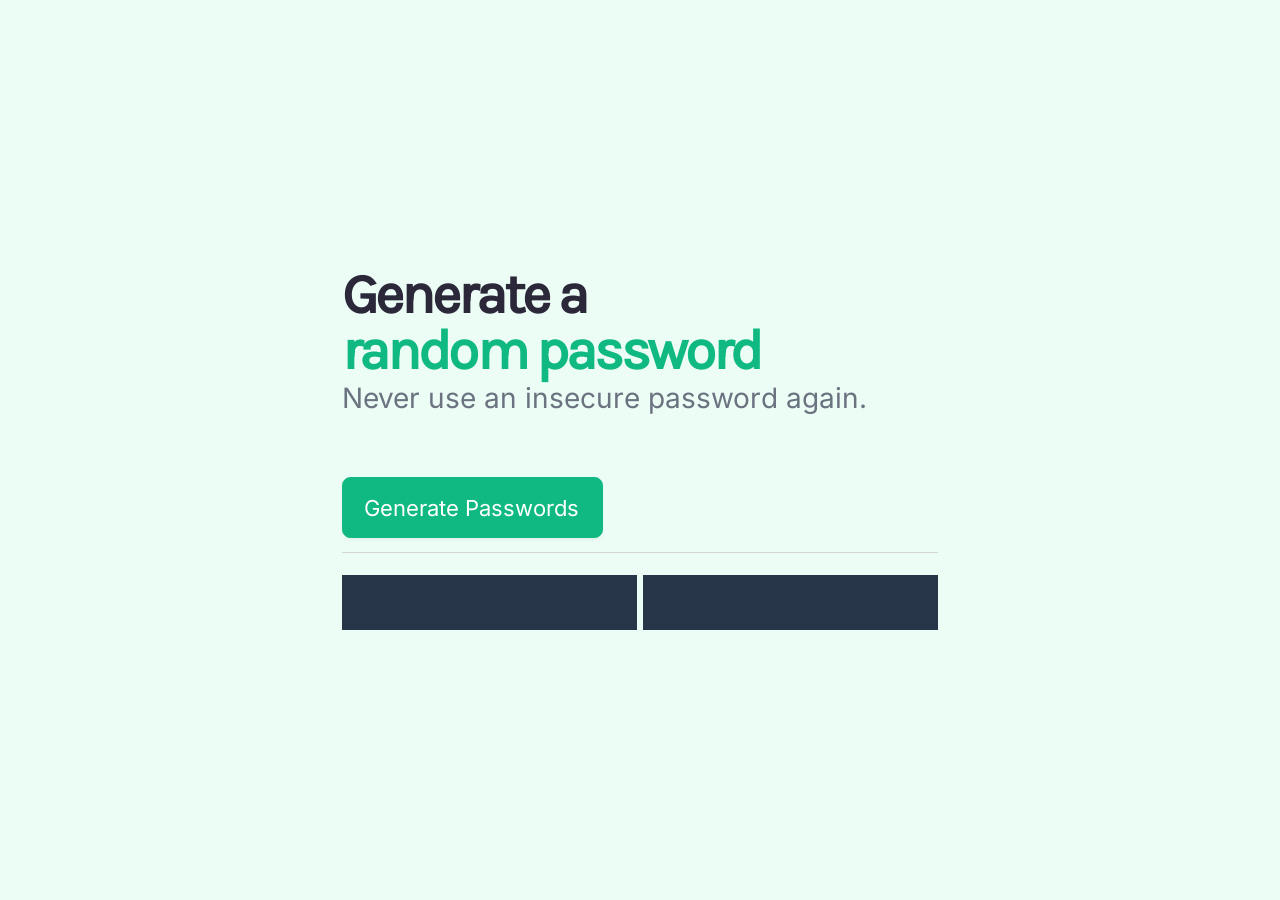
<file: index.html>
<!DOCTYPE html>
<html lang="en">
<head>
    <meta charset="UTF-8">
    <link rel="stylesheet" href="style.css">
    <meta name="viewport" content="width=device-width, initial-scale=1.0">
    <title>Document</title>
</head>
<body>
    <div class="container">
        <div class="text">
            <h1>Generate a <div class="green-h1">random password</div></h1>
            <p>Never use an insecure password again.</p>
        </div>
        <div class="generate-pass">
            <button id="generate-btn" class="generate" onclick="generatePassword()">Generate Passwords</button>
        </div>
        <div class="passwords">
            <button id="btn-pass-1" class="password" onclick="copyPassword(password1)"></button>
            <button id="btn-pass-2" class="password" onclick="copyPassword(password2)"></button>
        </div>
    </div>
    <script src="index.js"></script>
</body>
</html>
</file>
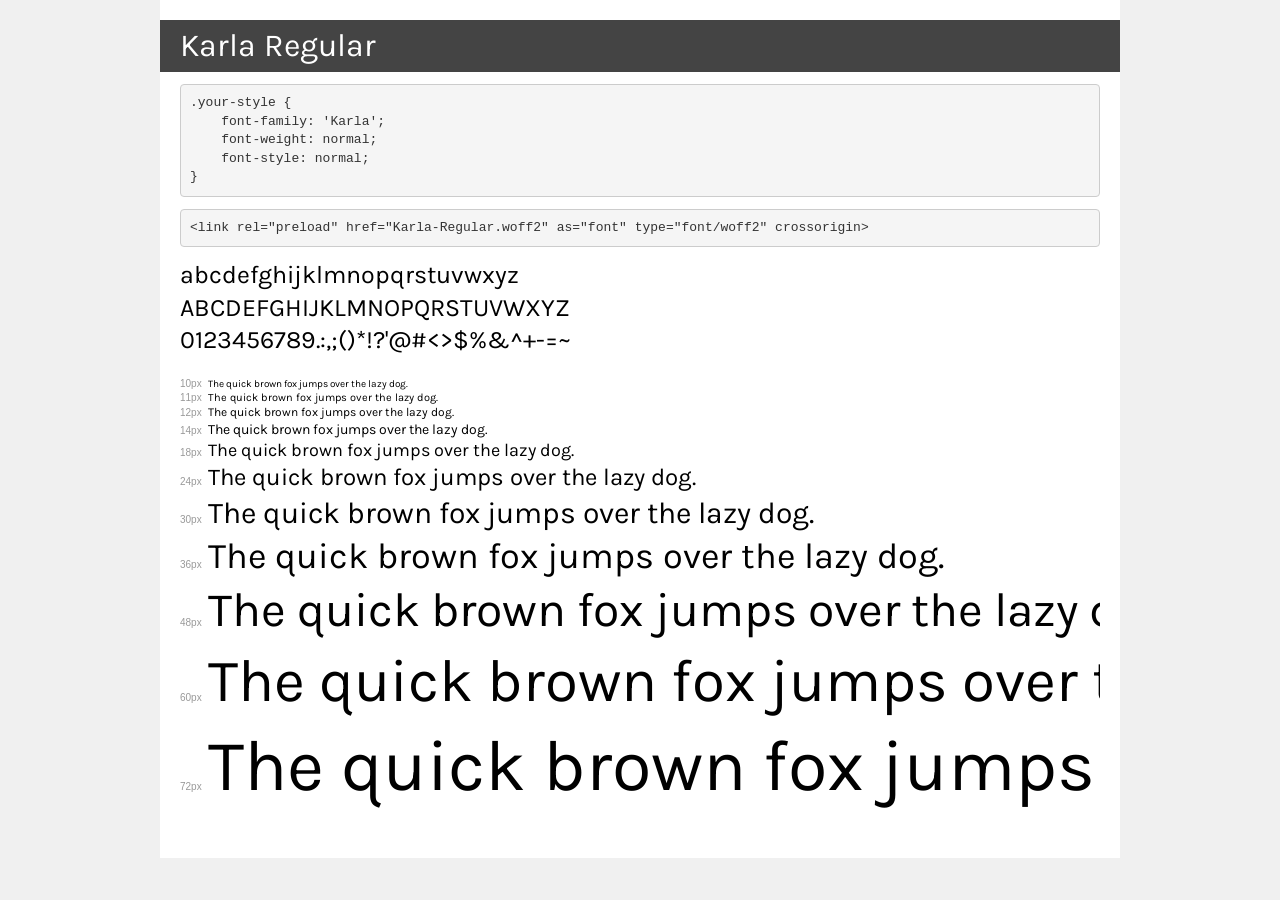
<file: src/font/demo.html>
<!DOCTYPE html>
<html lang="en">
<head>
    <meta charset="utf-8">
    <meta http-equiv="X-UA-Compatible" content="IE=edge">
    <meta name="viewport" content="width=device-width, initial-scale=1">
    <meta name="robots" content="noindex, noarchive">
    <meta name="format-detection" content="telephone=no">
    <title>Transfonter demo</title>
    <link href="stylesheet.css" rel="stylesheet">
    <style>
        /*
        http://meyerweb.com/eric/tools/css/reset/
        v2.0 | 20110126
        License: none (public domain)
        */
        html, body, div, span, applet, object, iframe,
        h1, h2, h3, h4, h5, h6, p, blockquote, pre,
        a, abbr, acronym, address, big, cite, code,
        del, dfn, em, img, ins, kbd, q, s, samp,
        small, strike, strong, sub, sup, tt, var,
        b, u, i, center,
        dl, dt, dd, ol, ul, li,
        fieldset, form, label, legend,
        table, caption, tbody, tfoot, thead, tr, th, td,
        article, aside, canvas, details, embed,
        figure, figcaption, footer, header, hgroup,
        menu, nav, output, ruby, section, summary,
        time, mark, audio, video {
            margin: 0;
            padding: 0;
            border: 0;
            font-size: 100%;
            font: inherit;
            vertical-align: baseline;
        }
        /* HTML5 display-role reset for older browsers */
        article, aside, details, figcaption, figure,
        footer, header, hgroup, menu, nav, section {
            display: block;
        }
        body {
            line-height: 1;
        }
        ol, ul {
            list-style: none;
        }
        blockquote, q {
            quotes: none;
        }
        blockquote:before, blockquote:after,
        q:before, q:after {
            content: '';
            content: none;
        }
        table {
            border-collapse: collapse;
            border-spacing: 0;
        }
        /* demo styles */
        body {
            background: #f0f0f0;
            color: #000;
        }
        .page {
            background: #fff;
            width: 920px;
            margin: 0 auto;
            padding: 20px 20px 0 20px;
            overflow: hidden;
        }
        .font-container {
            overflow-x: auto;
            overflow-y: hidden;
            margin-bottom: 40px;
            line-height: 1.3;
            white-space: nowrap;
            padding-bottom: 5px;
        }
        h1 {
            position: relative;
            background: #444;
            font-size: 32px;
            color: #fff;
            padding: 10px 20px;
            margin: 0 -20px 12px -20px;
        }
        .letters {
            font-size: 25px;
            margin-bottom: 20px;
        }
        .s10:before {
            content: '10px';
        }
        .s11:before {
            content: '11px';
        }
        .s12:before {
            content: '12px';
        }
        .s14:before {
            content: '14px';
        }
        .s18:before {
            content: '18px';
        }
        .s24:before {
            content: '24px';
        }
        .s30:before {
            content: '30px';
        }
        .s36:before {
            content: '36px';
        }
        .s48:before {
            content: '48px';
        }
        .s60:before {
            content: '60px';
        }
        .s72:before {
            content: '72px';
        }
        .s10:before, .s11:before, .s12:before, .s14:before,
        .s18:before, .s24:before, .s30:before, .s36:before,
        .s48:before, .s60:before, .s72:before {
            font-family: Arial, sans-serif;
            font-size: 10px;
            font-weight: normal;
            font-style: normal;
            color: #999;
            padding-right: 6px;
        }
        pre {
            display: block;
            padding: 9px;
            margin: 0 0 12px;
            font-family: Monaco, Menlo, Consolas, "Courier New", monospace;
            font-size: 13px;
            line-height: 1.428571429;
            color: #333;
            font-weight: normal;
            font-style: normal;
            background-color: #f5f5f5;
            border: 1px solid #ccc;
            overflow-x: auto;
            border-radius: 4px;
        }
        /* responsive */
        @media (max-width: 959px) {
            .page {
                width: auto;
                margin: 0;
            }
        }
    </style>
</head>
<body>
<div class="page">
    <div class="demo">
        <h1 style="font-family: 'Karla'; font-weight: normal; font-style: normal;">Karla Regular</h1>
        <pre title="Usage">.your-style {
    font-family: 'Karla';
    font-weight: normal;
    font-style: normal;
}</pre>
        <pre title="Preload (optional)">
&lt;link rel=&quot;preload&quot; href=&quot;Karla-Regular.woff2&quot; as=&quot;font&quot; type=&quot;font/woff2&quot; crossorigin&gt;</pre>
        <div class="font-container" style="font-family: 'Karla'; font-weight: normal; font-style: normal;">
            <p class="letters">
                abcdefghijklmnopqrstuvwxyz<br>
ABCDEFGHIJKLMNOPQRSTUVWXYZ<br>
                0123456789.:,;()*!?'@#&lt;&gt;$%&^+-=~
            </p>
            <p class="s10" style="font-size: 10px;">The quick brown fox jumps over the lazy dog.</p>
            <p class="s11" style="font-size: 11px;">The quick brown fox jumps over the lazy dog.</p>
            <p class="s12" style="font-size: 12px;">The quick brown fox jumps over the lazy dog.</p>
            <p class="s14" style="font-size: 14px;">The quick brown fox jumps over the lazy dog.</p>
            <p class="s18" style="font-size: 18px;">The quick brown fox jumps over the lazy dog.</p>
            <p class="s24" style="font-size: 24px;">The quick brown fox jumps over the lazy dog.</p>
            <p class="s30" style="font-size: 30px;">The quick brown fox jumps over the lazy dog.</p>
            <p class="s36" style="font-size: 36px;">The quick brown fox jumps over the lazy dog.</p>
            <p class="s48" style="font-size: 48px;">The quick brown fox jumps over the lazy dog.</p>
            <p class="s60" style="font-size: 60px;">The quick brown fox jumps over the lazy dog.</p>
            <p class="s72" style="font-size: 72px;">The quick brown fox jumps over the lazy dog.</p>
        </div>
    </div>

</div>
</body>
</html>
</file>
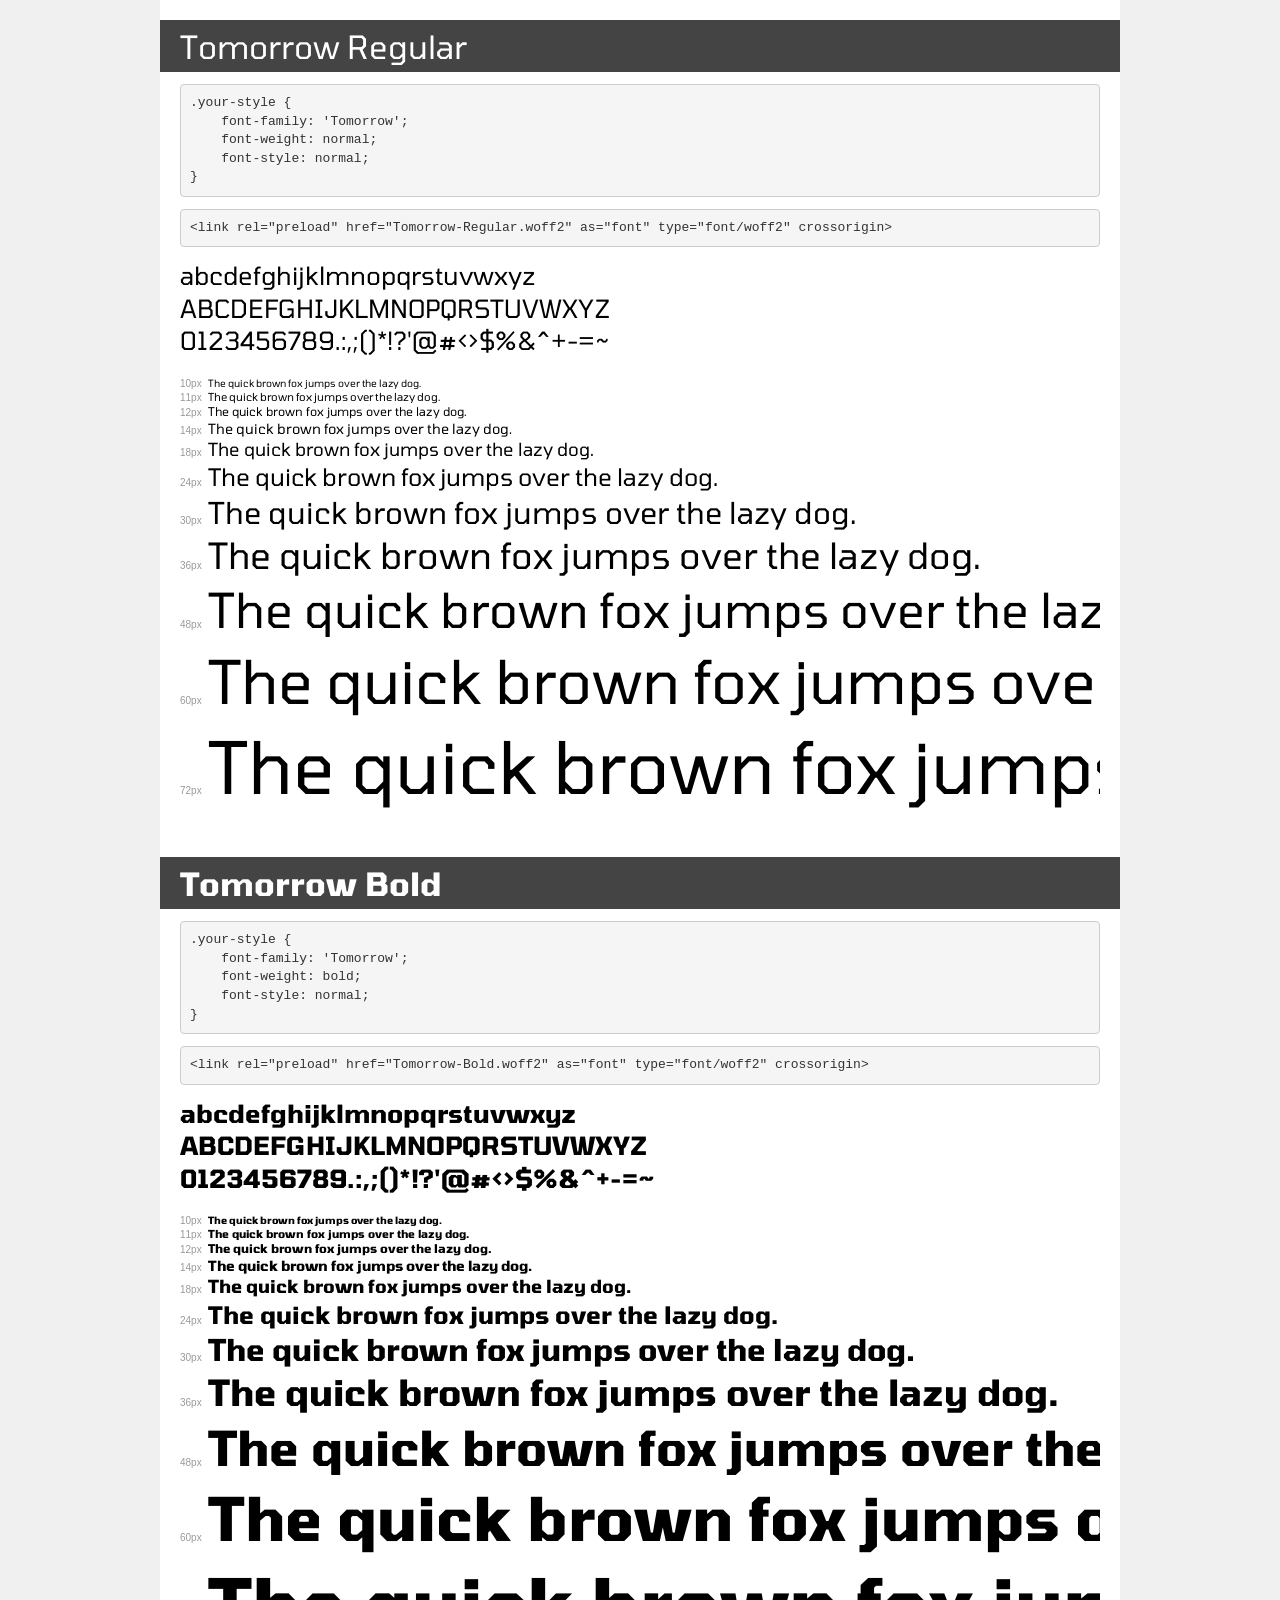
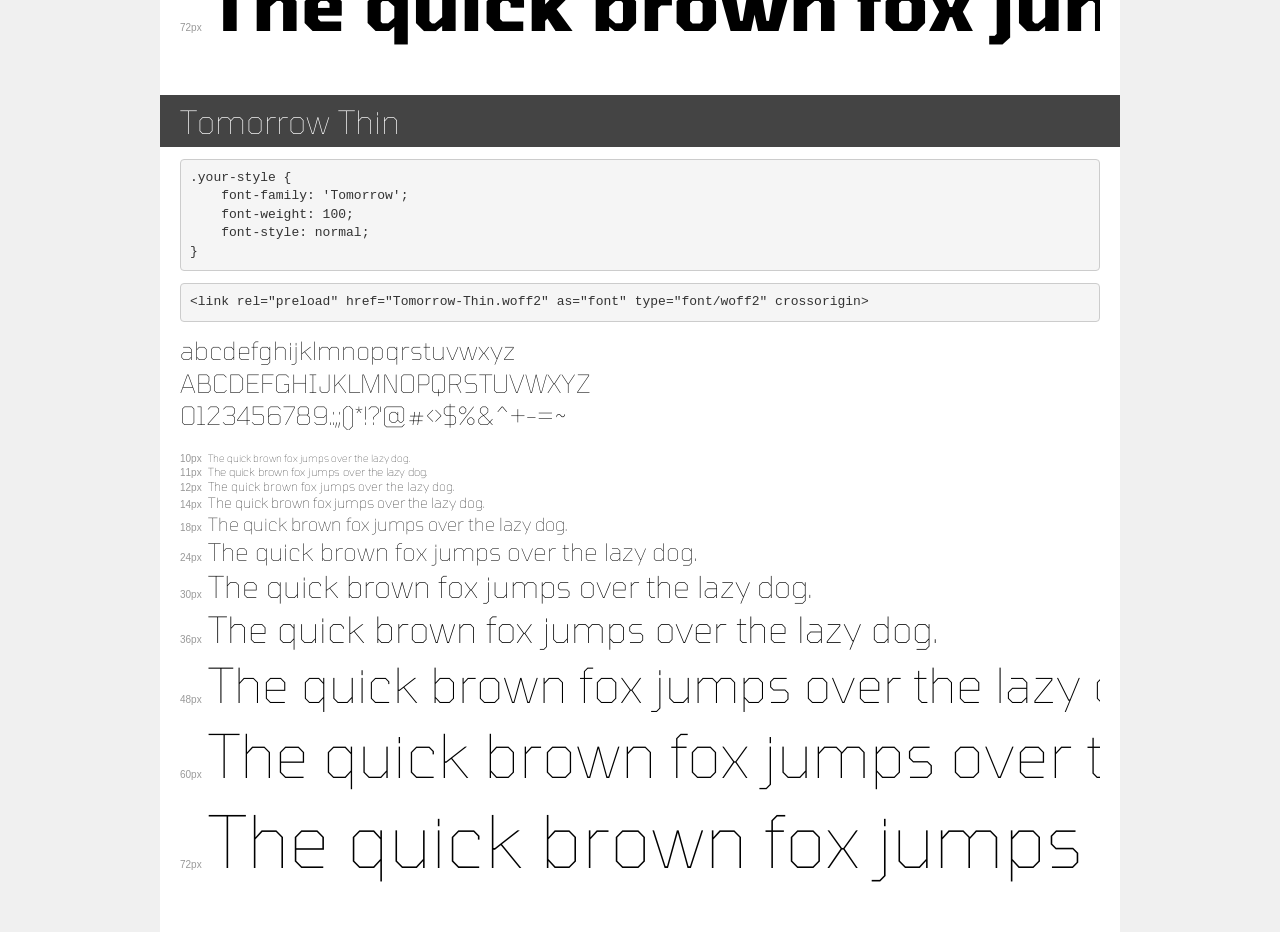
<file: src/fonts/demo.html>
<!DOCTYPE html>
<html lang="en">
<head>
    <meta charset="utf-8">
    <meta http-equiv="X-UA-Compatible" content="IE=edge">
    <meta name="viewport" content="width=device-width, initial-scale=1">
    <meta name="robots" content="noindex, noarchive">
    <meta name="format-detection" content="telephone=no">
    <title>Transfonter demo</title>
    <link href="stylesheet.css" rel="stylesheet">
    <style>
        /*
        http://meyerweb.com/eric/tools/css/reset/
        v2.0 | 20110126
        License: none (public domain)
        */
        html, body, div, span, applet, object, iframe,
        h1, h2, h3, h4, h5, h6, p, blockquote, pre,
        a, abbr, acronym, address, big, cite, code,
        del, dfn, em, img, ins, kbd, q, s, samp,
        small, strike, strong, sub, sup, tt, var,
        b, u, i, center,
        dl, dt, dd, ol, ul, li,
        fieldset, form, label, legend,
        table, caption, tbody, tfoot, thead, tr, th, td,
        article, aside, canvas, details, embed,
        figure, figcaption, footer, header, hgroup,
        menu, nav, output, ruby, section, summary,
        time, mark, audio, video {
            margin: 0;
            padding: 0;
            border: 0;
            font-size: 100%;
            font: inherit;
            vertical-align: baseline;
        }
        /* HTML5 display-role reset for older browsers */
        article, aside, details, figcaption, figure,
        footer, header, hgroup, menu, nav, section {
            display: block;
        }
        body {
            line-height: 1;
        }
        ol, ul {
            list-style: none;
        }
        blockquote, q {
            quotes: none;
        }
        blockquote:before, blockquote:after,
        q:before, q:after {
            content: '';
            content: none;
        }
        table {
            border-collapse: collapse;
            border-spacing: 0;
        }
        /* demo styles */
        body {
            background: #f0f0f0;
            color: #000;
        }
        .page {
            background: #fff;
            width: 920px;
            margin: 0 auto;
            padding: 20px 20px 0 20px;
            overflow: hidden;
        }
        .font-container {
            overflow-x: auto;
            overflow-y: hidden;
            margin-bottom: 40px;
            line-height: 1.3;
            white-space: nowrap;
            padding-bottom: 5px;
        }
        h1 {
            position: relative;
            background: #444;
            font-size: 32px;
            color: #fff;
            padding: 10px 20px;
            margin: 0 -20px 12px -20px;
        }
        .letters {
            font-size: 25px;
            margin-bottom: 20px;
        }
        .s10:before {
            content: '10px';
        }
        .s11:before {
            content: '11px';
        }
        .s12:before {
            content: '12px';
        }
        .s14:before {
            content: '14px';
        }
        .s18:before {
            content: '18px';
        }
        .s24:before {
            content: '24px';
        }
        .s30:before {
            content: '30px';
        }
        .s36:before {
            content: '36px';
        }
        .s48:before {
            content: '48px';
        }
        .s60:before {
            content: '60px';
        }
        .s72:before {
            content: '72px';
        }
        .s10:before, .s11:before, .s12:before, .s14:before,
        .s18:before, .s24:before, .s30:before, .s36:before,
        .s48:before, .s60:before, .s72:before {
            font-family: Arial, sans-serif;
            font-size: 10px;
            font-weight: normal;
            font-style: normal;
            color: #999;
            padding-right: 6px;
        }
        pre {
            display: block;
            padding: 9px;
            margin: 0 0 12px;
            font-family: Monaco, Menlo, Consolas, "Courier New", monospace;
            font-size: 13px;
            line-height: 1.428571429;
            color: #333;
            font-weight: normal;
            font-style: normal;
            background-color: #f5f5f5;
            border: 1px solid #ccc;
            overflow-x: auto;
            border-radius: 4px;
        }
        /* responsive */
        @media (max-width: 959px) {
            .page {
                width: auto;
                margin: 0;
            }
        }
    </style>
</head>
<body>
<div class="page">
    <div class="demo">
        <h1 style="font-family: 'Tomorrow'; font-weight: normal; font-style: normal;">Tomorrow Regular</h1>
        <pre title="Usage">.your-style {
    font-family: 'Tomorrow';
    font-weight: normal;
    font-style: normal;
}</pre>
        <pre title="Preload (optional)">
&lt;link rel=&quot;preload&quot; href=&quot;Tomorrow-Regular.woff2&quot; as=&quot;font&quot; type=&quot;font/woff2&quot; crossorigin&gt;</pre>
        <div class="font-container" style="font-family: 'Tomorrow'; font-weight: normal; font-style: normal;">
            <p class="letters">
                abcdefghijklmnopqrstuvwxyz<br>
ABCDEFGHIJKLMNOPQRSTUVWXYZ<br>
                0123456789.:,;()*!?'@#&lt;&gt;$%&^+-=~
            </p>
            <p class="s10" style="font-size: 10px;">The quick brown fox jumps over the lazy dog.</p>
            <p class="s11" style="font-size: 11px;">The quick brown fox jumps over the lazy dog.</p>
            <p class="s12" style="font-size: 12px;">The quick brown fox jumps over the lazy dog.</p>
            <p class="s14" style="font-size: 14px;">The quick brown fox jumps over the lazy dog.</p>
            <p class="s18" style="font-size: 18px;">The quick brown fox jumps over the lazy dog.</p>
            <p class="s24" style="font-size: 24px;">The quick brown fox jumps over the lazy dog.</p>
            <p class="s30" style="font-size: 30px;">The quick brown fox jumps over the lazy dog.</p>
            <p class="s36" style="font-size: 36px;">The quick brown fox jumps over the lazy dog.</p>
            <p class="s48" style="font-size: 48px;">The quick brown fox jumps over the lazy dog.</p>
            <p class="s60" style="font-size: 60px;">The quick brown fox jumps over the lazy dog.</p>
            <p class="s72" style="font-size: 72px;">The quick brown fox jumps over the lazy dog.</p>
        </div>
    </div>

    <div class="demo">
        <h1 style="font-family: 'Tomorrow'; font-weight: bold; font-style: normal;">Tomorrow Bold</h1>
        <pre title="Usage">.your-style {
    font-family: 'Tomorrow';
    font-weight: bold;
    font-style: normal;
}</pre>
        <pre title="Preload (optional)">
&lt;link rel=&quot;preload&quot; href=&quot;Tomorrow-Bold.woff2&quot; as=&quot;font&quot; type=&quot;font/woff2&quot; crossorigin&gt;</pre>
        <div class="font-container" style="font-family: 'Tomorrow'; font-weight: bold; font-style: normal;">
            <p class="letters">
                abcdefghijklmnopqrstuvwxyz<br>
ABCDEFGHIJKLMNOPQRSTUVWXYZ<br>
                0123456789.:,;()*!?'@#&lt;&gt;$%&^+-=~
            </p>
            <p class="s10" style="font-size: 10px;">The quick brown fox jumps over the lazy dog.</p>
            <p class="s11" style="font-size: 11px;">The quick brown fox jumps over the lazy dog.</p>
            <p class="s12" style="font-size: 12px;">The quick brown fox jumps over the lazy dog.</p>
            <p class="s14" style="font-size: 14px;">The quick brown fox jumps over the lazy dog.</p>
            <p class="s18" style="font-size: 18px;">The quick brown fox jumps over the lazy dog.</p>
            <p class="s24" style="font-size: 24px;">The quick brown fox jumps over the lazy dog.</p>
            <p class="s30" style="font-size: 30px;">The quick brown fox jumps over the lazy dog.</p>
            <p class="s36" style="font-size: 36px;">The quick brown fox jumps over the lazy dog.</p>
            <p class="s48" style="font-size: 48px;">The quick brown fox jumps over the lazy dog.</p>
            <p class="s60" style="font-size: 60px;">The quick brown fox jumps over the lazy dog.</p>
            <p class="s72" style="font-size: 72px;">The quick brown fox jumps over the lazy dog.</p>
        </div>
    </div>

    <div class="demo">
        <h1 style="font-family: 'Tomorrow'; font-weight: 100; font-style: normal;">Tomorrow Thin</h1>
        <pre title="Usage">.your-style {
    font-family: 'Tomorrow';
    font-weight: 100;
    font-style: normal;
}</pre>
        <pre title="Preload (optional)">
&lt;link rel=&quot;preload&quot; href=&quot;Tomorrow-Thin.woff2&quot; as=&quot;font&quot; type=&quot;font/woff2&quot; crossorigin&gt;</pre>
        <div class="font-container" style="font-family: 'Tomorrow'; font-weight: 100; font-style: normal;">
            <p class="letters">
                abcdefghijklmnopqrstuvwxyz<br>
ABCDEFGHIJKLMNOPQRSTUVWXYZ<br>
                0123456789.:,;()*!?'@#&lt;&gt;$%&^+-=~
            </p>
            <p class="s10" style="font-size: 10px;">The quick brown fox jumps over the lazy dog.</p>
            <p class="s11" style="font-size: 11px;">The quick brown fox jumps over the lazy dog.</p>
            <p class="s12" style="font-size: 12px;">The quick brown fox jumps over the lazy dog.</p>
            <p class="s14" style="font-size: 14px;">The quick brown fox jumps over the lazy dog.</p>
            <p class="s18" style="font-size: 18px;">The quick brown fox jumps over the lazy dog.</p>
            <p class="s24" style="font-size: 24px;">The quick brown fox jumps over the lazy dog.</p>
            <p class="s30" style="font-size: 30px;">The quick brown fox jumps over the lazy dog.</p>
            <p class="s36" style="font-size: 36px;">The quick brown fox jumps over the lazy dog.</p>
            <p class="s48" style="font-size: 48px;">The quick brown fox jumps over the lazy dog.</p>
            <p class="s60" style="font-size: 60px;">The quick brown fox jumps over the lazy dog.</p>
            <p class="s72" style="font-size: 72px;">The quick brown fox jumps over the lazy dog.</p>
        </div>
    </div>

</div>
</body>
</html>
</file>
<file: style.css>
@font-face {
    font-family: 'Karla';
    src: url("/src/font/Karla-Regular.woff2") format('woff2'),
        url("src/font/Karla-Regular.woff") format('woff');
    font-weight: normal;
    font-style: normal;
    font-display: swap;
}
@font-face {
    font-family: 'Inter';
    src: url('/src/font/Inter-Regular.woff2') format('woff2'),
        url('/src/font/Inter-Regular.woff') format('woff');
    font-weight: normal;
    font-style: normal;
    font-display: swap;
}



:root {
    background: #ECFDF5;
    display: flex;
    flex-direction: column;
    justify-content: center;
    align-items: center;
    height: 100%;

    zoom: 140%;
    font-family: 'Inter', sans-serif;
}
.container {
    display: flex;
    flex-direction: column;
    
    gap: 10px;
}

button:hover {
    cursor: pointer;
}
button.generate:active {
    background-color: #065F46;
}
.generate:hover{
    background-color: #047857;
}
.generate {
    display: inline-flex;
    padding: 9px 17px 9px 15px;
    justify-content: center;
    align-items: center;
    gap: 12px;

    border-radius: 6px;
    border: 1px solid #10B981;
    background: #10B981;

    margin-top: 2rem;

    /* shadow/sm */
    box-shadow: 0 1px 2px 0 rgba(0, 0, 0, 0.05);

    color: var(--white, #FFF);

    /* text-base/leading-6/font-medium */
    font-family: Inter;
    font-size: 16px;
    font-style: normal;
    font-weight: 500;
    line-height: 24px; /* 150% */
}
h1 {
    font-family: 'Karla', sans-serif;

    padding: 0;
    margin: 0;

    color: var(--night, #2B283A);
    font-family: Karla;
    font-size: 40px;
    font-style: normal;
    font-weight: 800;
    line-height: 40px; /* 100% */
    letter-spacing: -2px;
}
.green-h1 {
    color: #10B981;
    font-family: Karla;
    font-size: 40px;
    font-style: normal;
    font-weight: 800;
    line-height: 40px;
    letter-spacing: -2px;
}
p {
    color: #6B7280;

    padding: 0;
    margin: 0;

    font-family: Inter;
    font-size: 20px;
    font-style: normal;
    font-weight: 400;
    line-height: 28px; /* 140% */    
}
.passwords {
    border-top: 1px solid #D5D4D8;
    padding-top: 1rem;
}


button.password:active {
    background-color: #111827;
}
.password:hover {
    background-color: #1F2937;
}
.password {
    border: 1px solid #273549;
    border-radius: 6px solid #273549;
    background: #273549;
    width: 211px;
    height: 39px;
    color: #55F991;
}
</file>
<file: src/font/stylesheet.css>
@font-face {
    font-family: 'Karla';
    src: url('Karla-Regular.woff2') format('woff2'),
        url('Karla-Regular.woff') format('woff');
    font-weight: normal;
    font-style: normal;
    font-display: swap;
}
</file>
<file: src/fonts/stylesheet.css>
@font-face {
    font-family: 'Tomorrow';
    src: url('Tomorrow-Regular.woff2') format('woff2'),
        url('Tomorrow-Regular.woff') format('woff');
    font-weight: normal;
    font-style: normal;
    font-display: swap;
}

@font-face {
    font-family: 'Tomorrow';
    src: url('Tomorrow-Bold.woff2') format('woff2'),
        url('Tomorrow-Bold.woff') format('woff');
    font-weight: bold;
    font-style: normal;
    font-display: swap;
}

@font-face {
    font-family: 'Tomorrow';
    src: url('Tomorrow-Thin.woff2') format('woff2'),
        url('Tomorrow-Thin.woff') format('woff');
    font-weight: 100;
    font-style: normal;
    font-display: swap;
}
</file>
